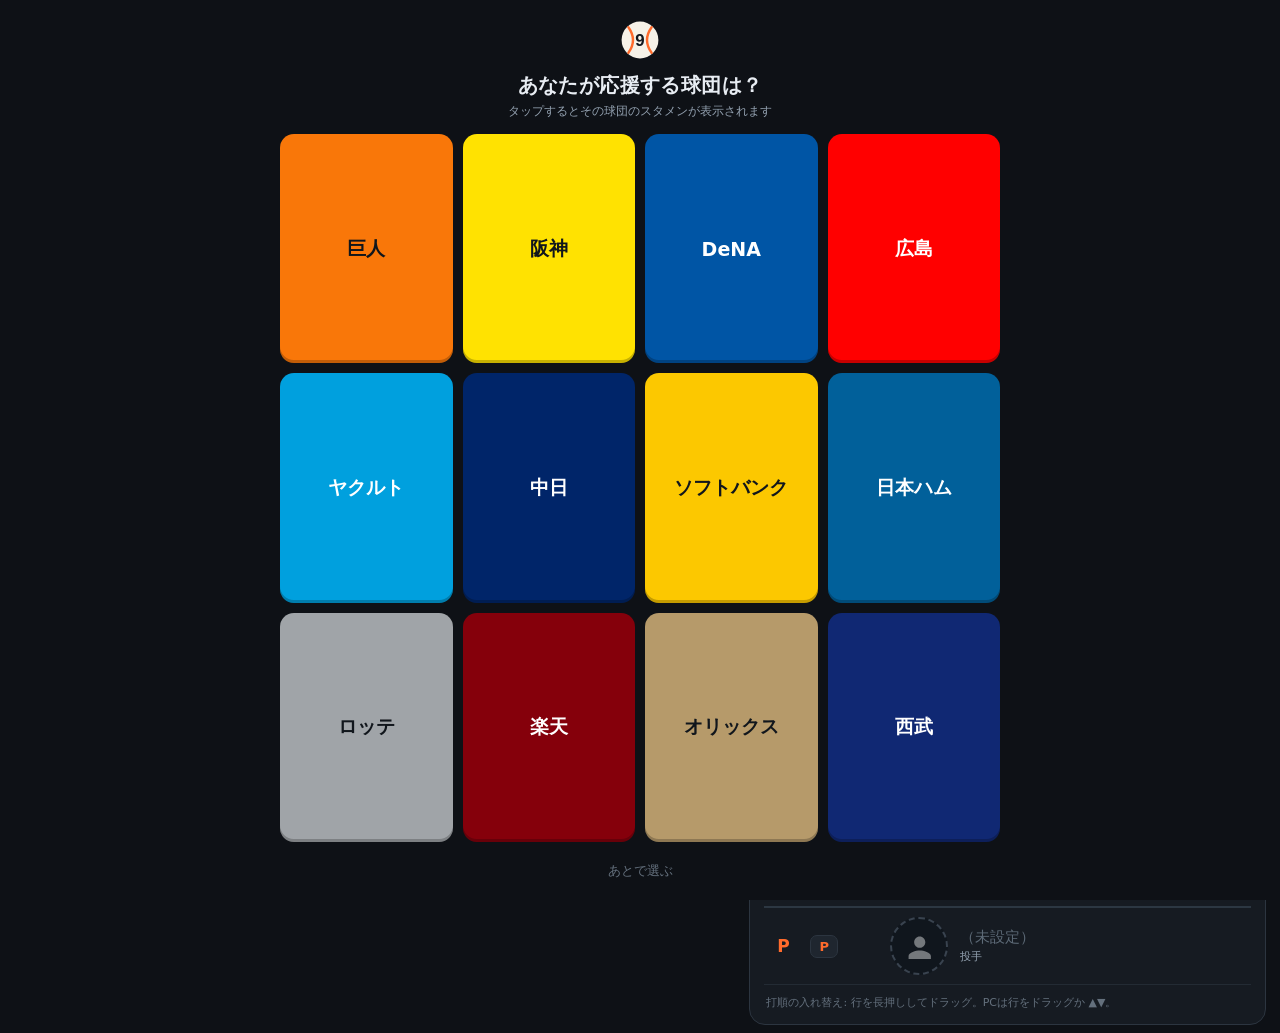
<file: index.html>
<!DOCTYPE html>
<html lang="ja">
<head>
<meta charset="utf-8">
<meta name="viewport" content="width=device-width, initial-scale=1, maximum-scale=1, user-scalable=no, viewport-fit=cover">
<title>SQUAD NINE — NPB スタメンメーカー</title>
<meta name="description" content="NPB12球団・全選手（育成含む）からスタメンを組んで、画像でシェアできる非公式ファンツール。">
<meta name="theme-color" content="#12171e">

<!-- OGP: 独自ドメイン取得後は og:image のURLを書き換えること -->
<meta property="og:type" content="website">
<meta property="og:title" content="SQUAD NINE — NPB スタメンメーカー">
<meta property="og:description" content="NPB全選手からスタメンを組んで画像でシェア。">
<meta property="og:image" content="https://mrymgn2022.github.io/squad-nine/og-image.png">
<meta name="twitter:card" content="summary_large_image">

<link rel="manifest" href="manifest.webmanifest">
<link rel="icon" href="icons/favicon.svg" type="image/svg+xml">
<link rel="icon" href="icons/icon-192.png" type="image/png" sizes="192x192">
<link rel="apple-touch-icon" href="icons/apple-touch-icon.png">
<link rel="stylesheet" href="styles.css?v=49">
</head>
<body>

<header class="topbar">
  <div class="brand">
    <svg class="brand-mark" viewBox="0 0 100 100" aria-hidden="true">
      <circle cx="50" cy="50" r="46" fill="#f6f2e8"/>
      <path d="M 21 18 Q 44 50 21 82" fill="none" stroke="#ff6b2c" stroke-width="6" stroke-linecap="round"/>
      <path d="M 79 18 Q 56 50 79 82" fill="none" stroke="#ff6b2c" stroke-width="6" stroke-linecap="round"/>
      <path d="M 25 27 l 7 3 M 23 39 l 8 2 M 23 51 l 8 0 M 23 62 l 8 -2 M 25 74 l 7 -3" stroke="#c9553e" stroke-width="3" stroke-linecap="round"/>
      <path d="M 75 27 l -7 3 M 77 39 l -8 2 M 77 51 l -8 0 M 77 62 l -8 -2 M 75 74 l -7 -3" stroke="#c9553e" stroke-width="3" stroke-linecap="round"/>
      <text x="50" y="52" text-anchor="middle" dominant-baseline="central" font-family="Arial, Helvetica, sans-serif" font-size="42" font-weight="900" fill="#12171e">9</text>
    </svg>
    <span class="brand-name">SQUAD<em>NINE</em></span>
  </div>
  <div class="topbar-actions">
    <button id="btnShare" class="tbtn primary">共有する</button>
    <button id="btnMenu" class="tbtn icon" title="その他">…</button>
  </div>
</header>

<div class="setupbar">
  <div class="seg" id="dhSeg" role="group" aria-label="DH制">
    <button class="seg-btn is-on" data-dh="1">DH あり</button>
    <button class="seg-btn" data-dh="0">DH なし</button>
  </div>
  <div class="auto-group">
    <select id="myTeam" class="team-select" title="チーム"></select>
    <button id="btnAuto" class="tbtn auto-btn" type="button" title="選んだ球団のおすすめスタメンを自動配置">
      <svg viewBox="0 0 24 24" aria-hidden="true"><path d="M13.2 2 4.6 13.4h4.9L9.1 22l8.9-11.6h-5z"/></svg>
      自動配置
    </button>
  </div>
  <button id="btnReset" class="reset-btn" type="button" title="盤面をリセット">
    <svg viewBox="0 0 24 24" aria-hidden="true"><path d="M12 5V2L8 6l4 4V7c3.31 0 6 2.69 6 6s-2.69 6-6 6-6-2.69-6-6H4c0 4.42 3.58 8 8 8s8-3.58 8-8-3.58-8-8-8z"/></svg>
    リセット
  </button>
</div>

<main class="layout">

  <section class="field-pane">
    <div class="field-wrap" id="fieldWrap">
      <div class="field-bg">
        <!-- 中身は field.js が生成する -->
        <svg class="field-svg" viewBox="0 0 1000 1010" preserveAspectRatio="xMidYMid meet" aria-hidden="true"></svg>
      </div>
      <div class="chips" id="chips"></div>
    </div>

  </section>

  <section class="order-pane">
    <div class="pane-head">
      <h2>打順</h2>
      <button id="btnStats" class="stats-btn" type="button" aria-pressed="false" title="背番号・投打の行をシーズン成績に切り替え">成績を表示</button>
    </div>
    <table class="order-table">
      <thead>
        <tr><th class="c-no">打順</th><th class="c-pos">守備</th><th class="c-name">選手</th><th class="c-act"></th></tr>
      </thead>
      <tbody id="orderBody"></tbody>
    </table>
    <p class="hint pc-only">打順の入れ替え: 行を長押ししてドラッグ。PCは行をドラッグか ▲▼。</p>
  </section>

</main>

<!-- ===== 選手選択モーダル ===== -->
<div class="modal" id="pickerModal" hidden>
  <div class="modal-card modal-lg">
    <div class="modal-head">
      <h3 id="pickerTitle">選手を選ぶ</h3>
      <button class="modal-close" data-close>×</button>
    </div>
    <div class="picker-filters">
      <input id="pickerSearch" class="search" type="search" placeholder="選手名・背番号で検索（ひらがなでもOK）" autocomplete="off">
      <div class="filter-row">
        <select id="pickerTeam" class="mini-select"></select>
        <select id="pickerGroup" class="mini-select">
          <option value="投手">投手</option>
          <option value="捕手">捕手</option>
          <option value="内野手">内野手</option>
          <option value="外野手">外野手</option>
          <option value="all">全ポジション</option>
        </select>
        <label class="chk"><input type="checkbox" id="pickerIkusei" checked> 育成を含む</label>
      </div>
    </div>
    <div class="picker-list" id="pickerList"></div>
    <div class="picker-foot"><span id="pickerCount"></span></div>
  </div>
</div>

<!-- ===== 写真モーダル ===== -->
<div class="modal" id="photoModal" hidden>
  <div class="modal-card">
    <div class="modal-head">
      <h3>選手の写真</h3>
      <button class="modal-close" data-close>×</button>
    </div>
    <div class="photo-body">
      <div class="photo-target" id="photoTargetName"></div>

      <div class="crop-area" id="cropArea">
        <div class="crop-empty" id="cropEmpty">
          <span class="pc-only">ここに画像を<br>ドラッグ＆ドロップ<br>または <b>Ctrl+V</b> で貼り付け</span>
          <span class="touch-only">下のボタンから写真を選ぶか<br>コピーした画像を「貼り付け」</span>
        </div>
        <canvas id="cropCanvas" width="360" height="360"></canvas>
      </div>

      <label class="range-row" id="zoomRow" hidden>
        <span>ズーム</span>
        <input type="range" id="zoomRange" min="100" max="400" value="100">
      </label>

      <div class="photo-actions">
        <label class="pbtn">
          写真を選ぶ / 撮る
          <input type="file" id="photoFile" accept="image/*" hidden>
        </label>
        <button class="pbtn" id="btnPhotoSearch">Webで画像を検索</button>
        <button class="pbtn" id="btnPhotoPaste">貼り付け</button>
        <button class="pbtn danger" id="btnPhotoRemove">削除</button>
      </div>
      <div id="pasteZone" class="paste-zone" contenteditable="true" data-ph="コピーした画像を、ここを長押し →「ペースト」で貼り付け"></div>
      <p class="hint small">検索した画像を長押し（PCは右クリック）→「画像をコピー」→「貼り付け」ボタンで取り込めます。写真はこの端末内にのみ保存されます。</p>
    </div>
    <div class="modal-foot">
      <button class="pbtn" data-close>キャンセル</button>
      <button class="pbtn primary" id="btnPhotoSave">決定</button>
    </div>
  </div>
</div>

<!-- ===== 共有モーダル ===== -->
<div class="modal" id="shareModal" hidden>
  <div class="modal-card modal-lg">
    <div class="modal-head">
      <h3>共有する</h3>
      <button class="modal-close" data-close>×</button>
    </div>
    <div class="share-sizes" id="shareSizes"></div>
    <div class="share-body">
      <div class="share-preview" id="sharePreview"></div>
    </div>
    <div class="share-apps">
      <button class="app-btn x" id="btnShareX" type="button">
        <svg viewBox="0 0 24 24" aria-hidden="true"><path d="M18.24 2.25h3.31l-7.23 8.26 8.5 11.24h-6.66l-5.21-6.82-5.97 6.82H1.67l7.73-8.84L1.25 2.25h6.83l4.71 6.23zm-1.16 17.52h1.83L7.08 4.13H5.12z"/></svg>
        Xで共有
      </button>
      <!-- Instagram共有は2026-08-26に凍結（復活は hidden を外すだけ） --><button class="app-btn ig" id="btnShareIG" type="button" hidden>
        <svg viewBox="0 0 24 24" aria-hidden="true"><path d="M12 2.2c3.2 0 3.58.01 4.85.07 3.25.15 4.73 1.66 4.88 4.88.06 1.27.07 1.65.07 4.85s-.01 3.58-.07 4.85c-.15 3.22-1.63 4.73-4.88 4.88-1.27.06-1.65.07-4.85.07s-3.58-.01-4.85-.07c-3.25-.15-4.73-1.66-4.88-4.88C2.21 15.58 2.2 15.2 2.2 12s.01-3.58.07-4.85C2.42 3.93 3.9 2.42 7.15 2.27 8.42 2.21 8.8 2.2 12 2.2zm0 3.68a6.12 6.12 0 1 0 0 12.24 6.12 6.12 0 0 0 0-12.24zm0 10.09a3.97 3.97 0 1 1 0-7.94 3.97 3.97 0 0 1 0 7.94zm6.36-11.85a1.43 1.43 0 1 0 0 2.86 1.43 1.43 0 0 0 0-2.86z"/></svg>
        Instagram
      </button>
      <button class="app-btn" id="btnShareNative" type="button" hidden>
        <svg viewBox="0 0 24 24" aria-hidden="true"><path d="M18 16.08c-.76 0-1.44.3-1.96.77L8.91 12.7c.05-.23.09-.46.09-.7s-.04-.47-.09-.7l7.05-4.11c.54.5 1.25.81 2.04.81a3 3 0 1 0-3-3c0 .24.04.47.09.7L8.04 9.81A2.99 2.99 0 0 0 3 12a3 3 0 0 0 5.04 2.19l7.12 4.16c-.05.21-.08.43-.08.65a2.92 2.92 0 1 0 2.92-2.92z"/></svg>
        その他
      </button>
    </div>
    <div class="modal-foot">
      <span class="share-dim" id="shareDim"></span>
      <button class="pbtn" id="btnShareLink">リンクをコピー</button>
      <button class="pbtn" id="btnShareDownload">保存 (PNG)</button>
    </div>
  </div>
</div>

<!-- ===== メニュー ===== -->
<div class="modal" id="menuModal" hidden>
  <div class="modal-card">
    <div class="modal-head"><h3>その他</h3><button class="modal-close" data-close>×</button></div>
    <div class="menu-body">
      <!-- 球場デザイン選択は凍結中（2026-08-18）。復活するときは hidden を外すだけ。field.js も温存 -->
      <label class="menu-row" hidden>
        <span>球場デザイン</span>
        <select id="fieldStyle" class="mini-select"></select>
      </label>
      <button class="pbtn wide" id="btnCopyText">打順をテキストでコピー</button>
      <button class="pbtn wide" id="btnResetPhotos">保存した写真をすべて削除</button>
      <p class="hint small">スタメンと写真はブラウザ内 (localStorage) に自動保存されます。</p>
    </div>
  </div>
</div>

<!-- ===== 初回訪問: 応援球団の選択 ===== -->
<div class="welcome" id="welcome" hidden>
  <div class="welcome-head">
    <svg class="welcome-logo" viewBox="0 0 100 100" aria-hidden="true">
      <circle cx="50" cy="50" r="46" fill="#f6f2e8"/>
      <path d="M 21 18 Q 44 50 21 82" fill="none" stroke="#ff6b2c" stroke-width="6" stroke-linecap="round"/>
      <path d="M 79 18 Q 56 50 79 82" fill="none" stroke="#ff6b2c" stroke-width="6" stroke-linecap="round"/>
      <text x="50" y="52" text-anchor="middle" dominant-baseline="central" font-family="Arial, Helvetica, sans-serif" font-size="42" font-weight="900" fill="#12171e">9</text>
    </svg>
    <h1>あなたが応援する球団は？</h1>
    <p>タップするとその球団のスタメンが表示されます</p>
  </div>
  <div class="welcome-grid" id="welcomeGrid"></div>
  <button class="welcome-skip" id="welcomeSkip" type="button">あとで選ぶ</button>
</div>

<div class="toast" id="toast" hidden></div>

<script src="data/npb-players.js?v=49"></script>
<script src="data/npb-stats.js?v=49"></script>
<script src="data/presets.js?v=49"></script>
<script src="field.js?v=49"></script>
<script src="app.js?v=49"></script>
</body>
</html>
</file>
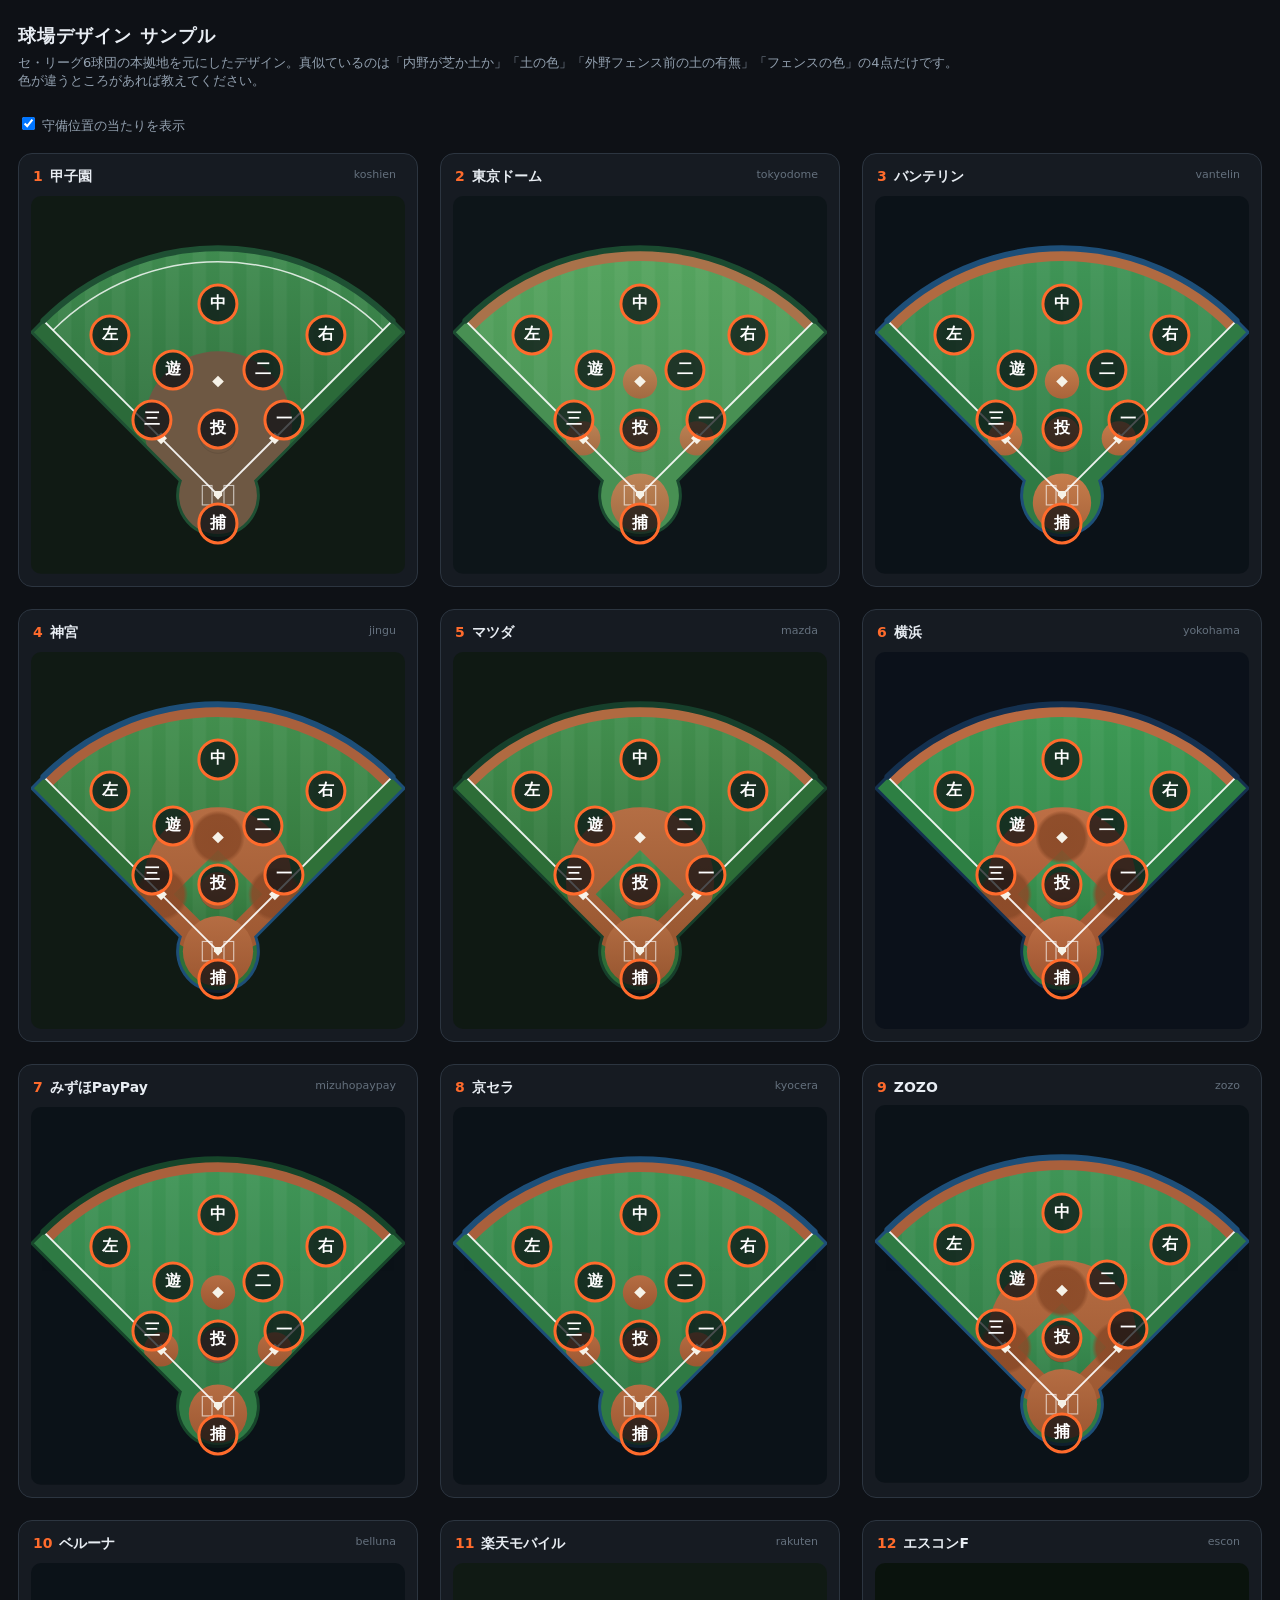
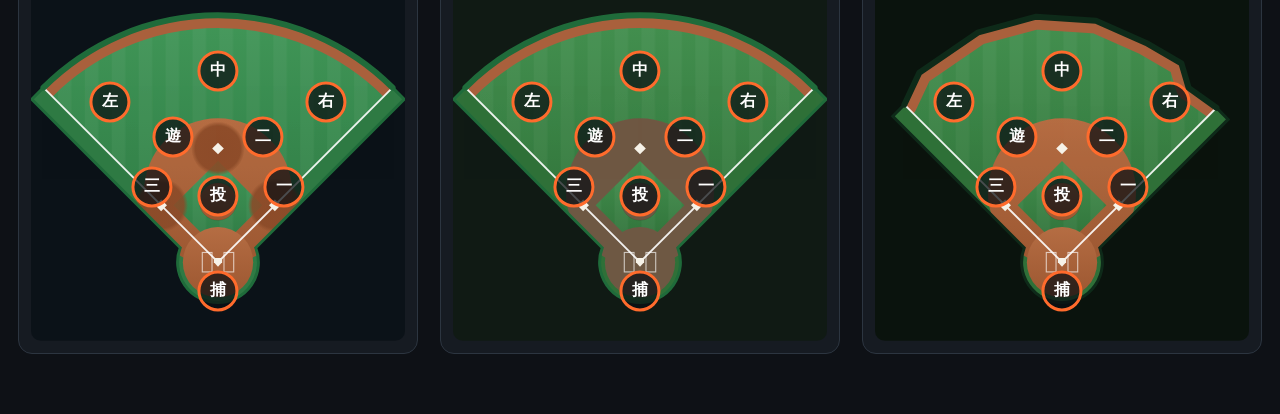
<file: field-samples.html>
<!DOCTYPE html>
<html lang="ja">
<head>
<meta charset="utf-8">
<meta name="viewport" content="width=device-width, initial-scale=1">
<title>球場デザイン サンプル — SQUAD NINE</title>
<style>
  body {
    margin: 0; padding: 24px 18px 60px;
    background: #0e1116; color: #e8edf3;
    font-family: "Hiragino Kaku Gothic ProN","Yu Gothic","Meiryo",system-ui,sans-serif;
  }
  h1 { font-size: 18px; margin: 0 0 6px; letter-spacing: .06em; }
  .lead { font-size: 13px; color: #93a1b0; margin: 0 0 24px; }
  .grid {
    display: grid; gap: 22px; max-width: 1500px; margin: 0 auto;
    grid-template-columns: repeat(auto-fit, minmax(330px, 1fr));
  }
  .card { background: #161b22; border: 1px solid #2c3540; border-radius: 14px; padding: 12px; }
  .card h2 { font-size: 14px; margin: 2px 2px 10px; }
  .card h2 span { color: #ff6b2c; font-weight: 800; margin-right: 7px; }
  .card .id { float: right; font-size: 11px; color: #64707d; font-weight: 400; }
  .frame { position: relative; width: 100%; aspect-ratio: 1000/1010; border-radius: 10px; overflow: hidden; }
  .frame svg { position: absolute; inset: 0; width: 100%; height: 100%; }
  .marks { position: absolute; inset: 0; }
  .mk {
    position: absolute; transform: translate(-50%,-50%);
    width: 9.4%; aspect-ratio: 1; border-radius: 50%;
    background: rgba(10,14,19,.72); border: 3px solid #ff6b2c;
    display: grid; place-items: center;
    color: #fff; font-weight: 800; font-size: clamp(10px, 2vw, 16px);
  }
  .toggle { margin: 0 auto 18px; max-width: 1500px; font-size: 13px; color: #93a1b0; }
  .toggle label { cursor: pointer; }
</style>
</head>
<body>

<h1>球場デザイン サンプル</h1>
<p class="lead">セ・リーグ6球団の本拠地を元にしたデザイン。真似ているのは「内野が芝か土か」「土の色」「外野フェンス前の土の有無」「フェンスの色」の4点だけです。<br>色が違うところがあれば教えてください。</p>

<div class="toggle"><label><input type="checkbox" id="showMarks" checked> 守備位置の当たりを表示</label></div>

<div class="grid" id="grid"></div>

<script src="field.js"></script>
<script>
  const POS = [
    { k: '投', x: 50,   y: 61.6 },
    { k: '捕', x: 50,   y: 86.7 },
    { k: '一', x: 67.6, y: 59.2 },
    { k: '二', x: 62.0, y: 46.1 },
    { k: '三', x: 32.4, y: 59.2 },
    { k: '遊', x: 38.0, y: 46.1 },
    { k: '左', x: 21.2, y: 36.8 },
    { k: '中', x: 50,   y: 28.5 },
    { k: '右', x: 78.8, y: 36.8 }
  ];

  const grid = document.getElementById('grid');
  FIELD.styles.forEach((st, i) => {
    const card = document.createElement('div');
    card.className = 'card';
    card.innerHTML =
      '<h2><span>' + (i + 1) + '</span>' + st.label +
      '<span class="id">' + st.id + '</span></h2>' +
      '<div class="frame">' +
        '<svg viewBox="' + FIELD.viewBox + '" preserveAspectRatio="xMidYMid meet">' + FIELD.build(st.id) + '</svg>' +
        '<div class="marks">' +
          POS.map(p => '<div class="mk" style="left:' + p.x + '%;top:' + p.y + '%">' + p.k + '</div>').join('') +
        '</div>' +
      '</div>';
    grid.appendChild(card);
  });

  // 同一ページに複数のSVGを置くと defs の id が衝突するので、カードごとに接頭辞を付ける
  document.querySelectorAll('.frame svg').forEach((svg, i) => {
    svg.innerHTML = svg.innerHTML
      .replace(/id="([^"]+)"/g, 'id="c' + i + '_$1"')
      .replace(/url\(#([^)]+)\)/g, 'url(#c' + i + '_$1)');
  });

  document.getElementById('showMarks').addEventListener('change', e => {
    document.querySelectorAll('.marks').forEach(m => m.style.display = e.target.checked ? '' : 'none');
  });
</script>
</body>
</html>
</file>
<file: styles.css>
:root {
  --bg: #0e1116;
  --bg-2: #161b22;
  --bg-3: #1f262f;
  --line: #2c3540;
  --fg: #e8edf3;
  --fg-dim: #93a1b0;
  --accent: #ff6b2c;
  --accent-2: #2f9e5e;
  --danger: #e5484d;
  --radius: 12px;
  --team: #ff6b2c;
}

* { box-sizing: border-box; }

html, body {
  margin: 0;
  padding: 0;
  background: var(--bg);
  color: var(--fg);
  font-family: "Hiragino Kaku Gothic ProN", "Yu Gothic", "Meiryo", "Noto Sans JP", system-ui, sans-serif;
  -webkit-text-size-adjust: 100%;
  /* アプリとして扱う: テキスト選択（青いハイライト）と長押しメニューを全面禁止 */
  -webkit-user-select: none; user-select: none;
  -webkit-touch-callout: none;
  /* ダブルタップ拡大の無効化 */
  touch-action: manipulation;
}
/* 例外: 入力欄と貼り付け欄だけは選択・ペーストを許可 */
input, textarea { -webkit-user-select: text; user-select: text; }

button, input, select { font-family: inherit; }

/* ---------- top bar ---------- */
.topbar {
  display: flex; align-items: center; justify-content: space-between;
  gap: 12px; padding: 10px 14px;
  background: linear-gradient(180deg, #171d25, #12171e);
  border-bottom: 1px solid var(--line);
  position: sticky; top: 0; z-index: 40;
}
.brand { display: flex; align-items: center; gap: 8px; }
.brand-mark { width: 24px; height: 24px; flex: 0 0 auto; }
.brand-name { font-weight: 800; letter-spacing: .06em; font-size: 17px; }
.brand-name em { font-style: normal; color: var(--accent); }
.topbar-actions { display: flex; gap: 8px; }

.tbtn {
  background: var(--bg-3); color: var(--fg); border: 1px solid var(--line);
  border-radius: 9px; padding: 8px 12px; font-size: 13px; cursor: pointer;
  white-space: nowrap;
}
.tbtn:hover { background: #29323d; }
.tbtn.primary { background: var(--accent); border-color: var(--accent); color: #16100b; font-weight: 700; }
.tbtn.primary:hover { filter: brightness(1.08); }
.tbtn.icon { padding: 8px 11px; }
.tbtn b { color: var(--accent); }

/* ---------- setup bar ---------- */
.setupbar {
  display: flex; gap: 10px; align-items: center; flex-wrap: wrap;
  padding: 10px 14px; background: var(--bg-2); border-bottom: 1px solid var(--line);
}
.seg { display: flex; background: var(--bg-3); border: 1px solid var(--line); border-radius: 9px; overflow: hidden; }
.seg-btn {
  background: transparent; border: 0; color: var(--fg-dim);
  padding: 9px 14px; font-size: 13px; cursor: pointer;
}
.seg-btn.is-on { background: var(--accent); color: #16100b; font-weight: 700; }
.team-select, .mini-select {
  background: var(--bg-3); border: 1px solid var(--line); color: var(--fg);
  border-radius: 9px; padding: 9px 10px; font-size: 13px;
}
.auto-group { display: flex; gap: 6px; align-items: center; }
/* B案: ゴールド塗りつぶし（オレンジ=共有、ゴールド=自動配置で役割を色分け） */
.auto-btn {
  display: inline-flex; align-items: center; gap: 5px;
  color: #241a10; border-color: #ffb02e; background: #ffb02e;
  font-weight: 800;
}
.auto-btn:hover { background: #ffc14f; border-color: #ffc14f; }
.auto-btn svg { width: 13px; height: 13px; fill: #241a10; }

/* ---------- layout ---------- */
.layout {
  display: grid;
  grid-template-columns: minmax(0, 1.25fr) minmax(320px, .9fr);
  gap: 18px; padding: 18px 14px 8px; max-width: 1400px; margin: 0 auto;
  align-items: start;
}
@media (max-width: 1000px) {
  .layout { grid-template-columns: 1fr; }
}

/* ---------- field ---------- */
.field-pane { min-width: 0; }
/* 盤面: フェンスなしダイヤモンド（viewBox 1000x900） */
.field-wrap {
  position: relative; width: 100%; aspect-ratio: 1000 / 900;
}
.field-bg {
  position: absolute; inset: 0; border-radius: 16px; overflow: hidden;
  border: 1px solid var(--line); box-shadow: 0 10px 30px rgba(0,0,0,.45);
}
.field-svg { position: absolute; inset: 0; width: 100%; height: 100%; display: block; }
.chips { position: absolute; inset: 0; }

.chip {
  position: absolute; transform: translate(-50%, -50%);
  width: 9.4%; min-width: 46px; max-width: 88px;
  display: flex; flex-direction: column; align-items: center;
  cursor: pointer; user-select: none;
}
.chip-avatar { position: relative; width: 100%; aspect-ratio: 1; }
.chip-photo {
  position: absolute; inset: 0; border-radius: 50%; overflow: hidden;
  background: #10161d center/cover no-repeat;
  border: 3px solid var(--team);
  display: grid; place-items: center;
  box-shadow: 0 4px 14px rgba(0,0,0,.55);
}
.chip.empty .chip-photo { border-style: dashed; border-color: rgba(255,255,255,.5); background: rgba(0,0,0,.32); }

/* 写真未設定時の人型アイコン */
.avatar-icon { width: 62%; height: 62%; margin-top: 8%; fill: rgba(255,255,255,.42); }
.chip.empty .avatar-icon { fill: rgba(255,255,255,.34); }

/* DHの駒の右上に付けるバッジ（白箱） */
.chip-badge {
  position: absolute; top: -7px; right: -12px; z-index: 2;
  background: #f2f2f4; color: #12171e; font-size: clamp(9px, 1.05vw, 11px); font-weight: 900;
  border-radius: 6px; padding: 1px 6px; line-height: 1.6;
  white-space: nowrap;
  box-shadow: 0 2px 6px rgba(0,0,0,.55);
}
.chip-name {
  margin-top: -8px;                 /* アイコンの下端に重ねて縦の占有を減らす */
  position: relative; z-index: 2;
  font-size: clamp(9px, 1.25vw, 13px); font-weight: 700; color: #fff;
  background: rgba(8,12,17,.88); border-radius: 7px; padding: 2px 7px;
  max-width: 150%; white-space: nowrap; overflow: hidden; text-overflow: ellipsis;
  text-align: center; line-height: 1.5;
  box-shadow: 0 2px 6px rgba(0,0,0,.4);
}
.chip-cam, .chip-del {
  position: absolute; top: -3px; z-index: 2;
  background: rgba(12,17,23,.92); border: 1px solid var(--line); color: #fff;
  width: 21px; height: 21px; border-radius: 50%; font-size: 10px;
  display: grid; place-items: center; cursor: pointer; padding: 0; line-height: 1;
  opacity: 0; transition: opacity .12s;
}
/* 見た目は小さいまま、タップの当たり判定だけ広げる */
.chip-cam::after, .chip-del::after {
  content: ''; position: absolute; inset: -10px;
}
.chip-cam { right: -3px; }
.chip-del { left: -3px; color: #ff8b8e; font-size: 13px; }
.chip-del:hover { background: var(--danger); color: #fff; border-color: var(--danger); }
/* マウス環境では触れたときだけ出す */
.chip:hover .chip-cam, .chip:hover .chip-del,
.chip:focus-within .chip-cam, .chip:focus-within .chip-del { opacity: 1; }
.chip.empty .chip-del { display: none; }
/* タッチ環境では駒に重ねない（誤タップ防止）。削除・写真は打順表のボタンから */
@media (hover: none) {
  .chip-cam, .chip-del { display: none; }
}

/* 空きポジションの右上に出す ＋ マーク */
.chip-add {
  position: absolute; top: -4px; right: -4px; z-index: 2;
  width: 20px; height: 20px; border-radius: 50%;
  background: var(--accent); color: #16100b;
  font-size: 15px; font-weight: 900; line-height: 1;
  display: grid; place-items: center;
  box-shadow: 0 2px 6px rgba(0,0,0,.5);
  pointer-events: none;
}

/* 盤面リセット（上部バー内） */
.reset-btn {
  display: flex; align-items: center; gap: 5px;
  margin-left: auto;
  background: var(--bg-3); border: 1px solid var(--line);
  color: var(--fg-dim); border-radius: 9px; padding: 8px 11px;
  font-size: 12px; font-weight: 700; cursor: pointer;
}
.reset-btn:hover { background: var(--danger); border-color: var(--danger); color: #fff; }
.reset-btn svg { width: 14px; height: 14px; fill: currentColor; }

/* bench / DH */
.bench { margin-top: 12px; min-height: 0; }
.bench:empty { display: none; }
.dh-card {
  display: flex; align-items: center; gap: 12px;
  background: var(--bg-2); border: 1px solid var(--line); border-radius: var(--radius);
  padding: 10px 12px; cursor: pointer;
}
.dh-card .dh-photo {
  width: 58px; height: 58px; border-radius: 50%; flex: 0 0 auto;
  background: #10161d center/cover no-repeat; border: 2px solid var(--team);
  display: grid; place-items: center; overflow: hidden;
}
.dh-card.empty .dh-photo { border-style: dashed; }
.dh-meta { min-width: 0; }
.dh-label { font-size: 11px; color: var(--fg-dim); letter-spacing: .08em; }
.dh-name { font-size: 15px; font-weight: 700; }

/* ---------- order table ---------- */
.order-pane {
  background: var(--bg-2); border: 1px solid var(--line);
  border-radius: 16px; padding: 14px; min-width: 0;
}
.pane-head { display: flex; align-items: center; justify-content: space-between; margin-bottom: 10px; }
.pane-head h2 { margin: 0; font-size: 15px; letter-spacing: .1em; }
.pane-head-actions { display: flex; gap: 6px; }
/* 成績表示の切り替え（ONで塗りつぶし） */
.stats-btn {
  background: transparent; border: 1px solid var(--line); color: var(--fg-dim);
  border-radius: 999px; padding: 6px 13px; font-size: 12px; font-weight: 700; cursor: pointer;
}
.stats-btn:hover { color: var(--fg); border-color: #3b4855; }
.stats-btn.is-on { background: var(--accent); border-color: var(--accent); color: #16100b; }
.ghost-btn {
  background: transparent; border: 1px solid var(--line); color: var(--fg-dim);
  border-radius: 8px; padding: 6px 10px; font-size: 12px; cursor: pointer;
}
.ghost-btn:hover { color: var(--fg); border-color: #3b4855; }
.ghost-btn.danger:hover { color: var(--danger); border-color: var(--danger); }

.order-table { width: 100%; border-collapse: collapse; table-layout: fixed; }
.order-table th {
  font-size: 11px; color: var(--fg-dim); font-weight: 600; text-align: left;
  padding: 0 8px 8px; border-bottom: 1px solid var(--line); white-space: nowrap;
}
.order-table td { padding: 0; border-bottom: 1px solid #232b34; }
.c-no { width: 38px; }
.c-pos { width: 80px; }
.c-act { width: 88px; }

.order-row {
  cursor: grab;
  /* 長押しでテキスト選択が始まるとiOSでドラッグできないため、行全体を選択禁止に */
  user-select: none; -webkit-user-select: none; -webkit-touch-callout: none;
  /* 縦スクロールだけブラウザに許可（横スワイプ等に取られない） */
  touch-action: pan-y;
}
/* ライブ並べ替え中の見た目 */
.order-row.drag-live {
  position: relative; z-index: 5;
  background: #232c37;
  box-shadow: 0 8px 22px rgba(0,0,0,.55);
}
.order-row.drag-live td { border-bottom-color: transparent; }
.order-row.drag-anim { transition: transform .15s ease; }
/* DHあり時の投手行: 打順の下に区切り線つきで表示、並べ替え対象外 */
.order-row.pitcher-row { cursor: default; }
.order-row.pitcher-row td { border-top: 2px solid #2c3742; }
body.dragging-order { user-select: none; -webkit-user-select: none; cursor: grabbing; }

.order-row td { padding: 9px 8px; vertical-align: middle; }
.ord-no { font-size: 17px; font-weight: 900; color: var(--accent); text-align: center; }
.ord-pos {
  display: inline-block; background: var(--bg-3); border: 1px solid var(--line);
  border-radius: 7px; padding: 3px 8px; font-size: 13px; font-weight: 700; white-space: nowrap;
}
.ord-name { display: flex; align-items: center; gap: 12px; min-width: 0; }
.ord-avatar {
  width: 58px; height: 58px; border-radius: 50%; flex: 0 0 auto;
  background: #10161d center/cover no-repeat; border: 2px solid var(--team);
  display: grid; place-items: center; overflow: hidden;
}
.ord-avatar.is-empty { border-style: dashed; border-color: #39434f; }
.ord-text { min-width: 0; }
.ord-pname { font-size: 15px; font-weight: 700; white-space: nowrap; overflow: hidden; text-overflow: ellipsis; }
.ord-pname.is-empty { color: #5d6a77; font-weight: 500; }
.ord-sub {
  font-size: 11px; color: var(--fg-dim); margin-top: 2px;
  white-space: nowrap; overflow: hidden; text-overflow: ellipsis;
}
.ord-sub .ord-team-s { display: none; }
/* 成績表示: 極小画面ではOPSを省いた短縮版に切り替え */
.ord-sub .st-compact { display: none; }
@media (max-width: 374px) {
  .ord-sub .st-full { display: none; }
  .ord-sub .st-compact { display: inline; }
}
/* フル球団名が入りきらない行はJS(fitTeamNames)がis-abbrを付けて新聞略記に切り替える */
.ord-sub.is-abbr .ord-team { display: none; }
.ord-sub.is-abbr .ord-team-s { display: inline; }
.ord-btns { display: flex; gap: 4px; justify-content: flex-end; }
.ord-btns button {
  background: transparent; border: 1px solid var(--line); color: var(--fg-dim);
  border-radius: 7px; width: 30px; height: 30px; font-size: 11px; cursor: pointer; padding: 0;
}
.ord-btns button:hover { color: var(--fg); border-color: #3b4855; }
.ord-btns button.del { color: #8a6068; font-size: 14px; }
.ord-btns button.del:hover { color: #fff; background: var(--danger); border-color: var(--danger); }
/* 写真ボタンは駒にホバーできないタッチ端末でだけ打順表に出す */
.ord-btns button.cam { display: none; }
@media (hover: none) {
  /* タッチ端末: ▲▼の代わりに 📷 × （並べ替えは行の長押しドラッグ） */
  .ord-btns button.cam { display: inline-block; }
  .ord-btns button.mv { display: none; }
  .ord-btns button { width: 38px; height: 38px; font-size: 12px; }
  .c-act { width: 88px; }
}

/* 狭い画面: グラウンドと駒を大きく、打順表をコンパクトに */
@media (max-width: 520px) {
  /* 上部バーが詰まって右端の「…」が切れないように全体を圧縮 */
  .topbar { padding: 8px 10px; gap: 8px; }
  .brand { gap: 6px; min-width: 0; }
  .brand-mark { width: 21px; height: 21px; }
  .brand-name { font-size: 14px; white-space: nowrap; }
  .topbar-actions { gap: 5px; flex: 0 0 auto; }
  .tbtn { padding: 7px 8px; font-size: 12px; border-radius: 8px; }
  .tbtn.icon { padding: 7px 9px; }
  .setupbar { padding: 8px 10px; gap: 8px; }

  .layout { padding: 10px 6px 4px; gap: 12px; }
  /* グラウンドは画面幅いっぱいまで広げる */
  .field-pane { margin-left: -6px; margin-right: -6px; }
  .field-bg { border-radius: 0; border-left: none; border-right: none; }
  .order-pane { padding: 12px 8px; border-radius: 12px; }
  .chip { min-width: 52px; }
  .chip-name { font-size: 10px; padding: 1px 5px; }
  .c-no { width: 24px; }
  .ord-no { font-size: 14px; }
  .c-pos { width: 42px; }
  .ord-pos { font-size: 10px; padding: 2px 5px; white-space: nowrap; }
  .c-act { width: 76px; }
  .ord-btns { gap: 3px; }
  .ord-btns button { width: 36px; height: 36px; font-size: 12px; }
  .ord-avatar { width: 40px; height: 40px; }
  .ord-name { gap: 4px; }
  .ord-pname { font-size: 13px; }
  .ord-sub { font-size: 10px; }
  .order-row td { padding: 7px 3px; }
  .order-table th { padding: 0 3px 6px; }
}

.hint { font-size: 11px; color: #64707d; margin: 10px 2px 0; }
.hint.small { font-size: 11px; line-height: 1.6; }

.foot { text-align: center; font-size: 11px; color: #5d6a77; padding: 18px 14px 28px; }
.foot a { color: #7d8b99; }

/* ---------- modal ---------- */
.modal {
  position: fixed; inset: 0; z-index: 100;
  background: rgba(5,8,11,.72); backdrop-filter: blur(3px);
  display: grid; place-items: center; padding: 16px;
}
.modal[hidden] { display: none; }
.modal-card {
  background: var(--bg-2); border: 1px solid var(--line); border-radius: 16px;
  width: min(460px, 100%); max-height: min(88vh, 900px);
  display: flex; flex-direction: column; overflow: hidden;
  box-shadow: 0 24px 70px rgba(0,0,0,.6);
}
.modal-card.modal-lg { width: min(680px, 100%); }
.modal-head {
  display: flex; align-items: center; justify-content: space-between;
  padding: 14px 16px; border-bottom: 1px solid var(--line);
}
.modal-head h3 { margin: 0; font-size: 15px; }
.modal-close {
  background: transparent; border: 0; color: var(--fg-dim); font-size: 22px;
  cursor: pointer; line-height: 1; padding: 0 4px;
}
.modal-foot {
  display: flex; gap: 8px; justify-content: flex-end;
  padding: 12px 16px; border-top: 1px solid var(--line);
}

.pbtn {
  background: var(--bg-3); border: 1px solid var(--line); color: var(--fg);
  border-radius: 9px; padding: 9px 14px; font-size: 13px; cursor: pointer;
}
.pbtn:hover { background: #29323d; }
.pbtn.primary { background: var(--accent); border-color: var(--accent); color: #16100b; font-weight: 700; }
.pbtn.danger { color: var(--danger); }
.pbtn.wide { width: 100%; }

/* picker */
.picker-filters { padding: 12px 16px; border-bottom: 1px solid var(--line); display: grid; gap: 8px; }
.search {
  width: 100%; background: var(--bg-3); border: 1px solid var(--line); color: var(--fg);
  border-radius: 9px; padding: 10px 12px; font-size: 14px;
}
.filter-row { display: flex; gap: 8px; flex-wrap: wrap; align-items: center; }
.chk { display: flex; align-items: center; gap: 5px; font-size: 12px; color: var(--fg-dim); }

.picker-list { overflow-y: auto; flex: 1; min-height: 120px; }
.p-item {
  display: grid; grid-template-columns: 34px 44px 1fr auto; align-items: center; gap: 10px;
  padding: 9px 16px; border-bottom: 1px solid #212932; cursor: pointer;
}
.p-item:hover { background: #1d242c; }
.p-num { font-size: 12px; color: var(--fg-dim); text-align: right; font-variant-numeric: tabular-nums; }
.p-avatar {
  width: 44px; height: 44px; border-radius: 50%; flex: 0 0 auto;
  background: var(--bg-3) center/cover no-repeat; border: 2px solid var(--line);
  overflow: hidden; display: grid; place-items: center;
}
.p-main { min-width: 0; }
.p-name { font-size: 14px; font-weight: 700; }
.p-sub { font-size: 11px; color: var(--fg-dim); }
.p-tag {
  font-size: 10px; border-radius: 5px; padding: 2px 6px;
  background: #33261a; color: #d9a05b; border: 1px solid #4a3722;
}
.p-empty { padding: 30px 16px; text-align: center; color: var(--fg-dim); font-size: 13px; }
.picker-foot { padding: 9px 16px; border-top: 1px solid var(--line); font-size: 11px; color: var(--fg-dim); }

/* photo */
.photo-body { padding: 16px; overflow-y: auto; }
.photo-target { font-size: 14px; font-weight: 700; margin-bottom: 12px; text-align: center; }
.crop-area {
  position: relative; width: 260px; height: 260px; margin: 0 auto 12px;
  border-radius: 50%; overflow: hidden; border: 2px dashed var(--line);
  background: #0d1218; display: grid; place-items: center; touch-action: none;
}
.crop-area.has-image { border-style: solid; border-color: var(--accent); cursor: move; }
.crop-area canvas { width: 100%; height: 100%; display: none; }
.crop-area.has-image canvas { display: block; }
.crop-area.has-image .crop-empty { display: none; }
.crop-empty { color: #5d6a77; font-size: 12px; text-align: center; line-height: 1.7; padding: 0 20px; }
.range-row { display: flex; align-items: center; gap: 10px; font-size: 12px; color: var(--fg-dim); margin-bottom: 14px; }
.range-row input { flex: 1; }
.photo-actions { display: flex; gap: 8px; flex-wrap: wrap; justify-content: center; }
/* タッチ端末用の貼り付け欄（長押し→ペーストの受け皿） */
.paste-zone {
  display: none;
  margin-top: 10px; padding: 12px 10px; min-height: 20px;
  border: 1.5px dashed var(--line); border-radius: 10px;
  font-size: 12px; color: var(--fg); text-align: center;
  -webkit-user-select: text; user-select: text;
  -webkit-touch-callout: default;   /* 長押し→ペーストのメニューを出すため */
}
.paste-zone:empty::before { content: attr(data-ph); color: #64707d; }
.paste-zone:focus { outline: none; border-color: var(--accent); }
@media (hover: none) { .paste-zone { display: block; } }

/* 端末別の説明文（PC向け/タッチ向けを出し分ける） */
.touch-only { display: none; }
@media (hover: none) {
  .pc-only { display: none; }
  .touch-only { display: inline; }
}
.photo-actions .pbtn { flex: 0 1 auto; }
label.pbtn { display: inline-block; }

/* share */
.share-sizes {
  display: flex; gap: 7px; padding: 12px 16px; overflow-x: auto;
  border-bottom: 1px solid var(--line);
}
.size-btn {
  background: var(--bg-3); border: 1px solid var(--line); color: var(--fg-dim);
  border-radius: 9px; padding: 7px 12px; font-size: 12px; cursor: pointer;
  white-space: nowrap; line-height: 1.4; text-align: center;
}
.size-btn b { display: block; font-size: 12px; color: inherit; }
.size-btn small { display: block; font-size: 10px; opacity: .7; }
.size-btn.is-on { background: var(--accent); border-color: var(--accent); color: #16100b; font-weight: 700; }
/* フィールド版/成績版の切り替えタブ（旧サイズ選択の場所） */
.size-btn.mode-btn { flex: 1; padding: 10px 12px; }
.size-btn.mode-btn b { font-size: 13px; }
.app-btn[hidden] { display: none; }
.share-body { padding: 16px; overflow: auto; display: grid; place-items: center; min-height: 200px; }
.share-preview img {
  max-width: 100%; max-height: 46vh; width: auto; height: auto;
  border-radius: 10px; display: block; box-shadow: 0 8px 26px rgba(0,0,0,.5);
}
.share-dim { flex: 1; font-size: 11px; color: var(--fg-dim); align-self: center; }

/* SNSへ共有するボタン列 */
.share-apps {
  display: flex; gap: 8px; padding: 12px 16px 0; flex-wrap: wrap;
}
.app-btn {
  flex: 1 1 0; min-width: 110px; min-height: 44px;
  display: flex; align-items: center; justify-content: center; gap: 8px;
  border-radius: 10px; font-size: 13px; font-weight: 700; cursor: pointer;
  border: 1px solid var(--line); background: var(--bg-3); color: var(--fg);
}
.app-btn svg { width: 17px; height: 17px; fill: currentColor; flex: 0 0 auto; }
.app-btn.x { background: #000; border-color: #2c3540; }
.app-btn.x:hover { background: #16181c; }
.app-btn.ig {
  background: linear-gradient(45deg, #f09433, #e6683c 25%, #dc2743 50%, #cc2366 75%, #bc1888);
  border: none; color: #fff;
}
.app-btn.ig:hover { filter: brightness(1.08); }
.menu-body { padding: 16px; display: grid; gap: 10px; }
.menu-row {
  display: flex; align-items: center; justify-content: space-between; gap: 12px;
  background: var(--bg-3); border: 1px solid var(--line); border-radius: 9px;
  padding: 8px 12px; font-size: 13px;
}
.menu-row .mini-select { flex: 1 1 auto; max-width: 62%; }
.menu-row[hidden] { display: none; }   /* display:flex が hidden 属性に勝ってしまうのを防ぐ */

/* ---------- 初回訪問: 応援球団の選択 ---------- */
.welcome {
  position: fixed; inset: 0; z-index: 300;
  background: var(--bg);
  display: flex; flex-direction: column;
  padding: 20px 16px calc(10px + env(safe-area-inset-bottom));
}
.welcome[hidden] { display: none; }
.welcome-head { text-align: center; margin-bottom: 14px; flex: 0 0 auto; }
.welcome-logo { width: 40px; height: 40px; margin-bottom: 8px; }
.welcome-head h1 { margin: 0 0 4px; font-size: 20px; letter-spacing: .02em; }
.welcome-head p { margin: 0; font-size: 12px; color: var(--fg-dim); }
.welcome-grid {
  flex: 1 1 auto; min-height: 0;
  width: 100%; max-width: 560px; margin: 0 auto;
  display: grid; grid-template-columns: repeat(3, 1fr); grid-auto-rows: minmax(0, 1fr);
  gap: 10px;
}
.team-tile {
  border: none; border-radius: 14px; min-height: 0; padding: 0 4px;
  display: flex; align-items: center; justify-content: center;
  font-size: clamp(13px, 4.2vw, 19px); font-weight: 800; color: #fff;
  cursor: pointer; box-shadow: inset 0 -3px 0 rgba(0,0,0,.22);
  transition: transform .08s;
}
.team-tile:active { transform: scale(0.96); }
.team-tile.light { color: #11161c; }
.welcome-skip {
  flex: 0 0 auto; margin-top: 10px; padding: 10px;
  background: none; border: none; color: #64707d; font-size: 13px; cursor: pointer;
}
@media (min-width: 700px) {
  .welcome-grid { grid-template-columns: repeat(4, 1fr); max-width: 720px; }
  .team-tile { font-size: 19px; }
}

/* toast */
.toast {
  position: fixed; left: 50%; bottom: 26px; transform: translateX(-50%);
  background: #262f3a; color: var(--fg); border: 1px solid var(--line);
  border-radius: 10px; padding: 11px 18px; font-size: 13px; z-index: 200;
  box-shadow: 0 10px 30px rgba(0,0,0,.5);
}
.toast[hidden] { display: none; }
</file>
